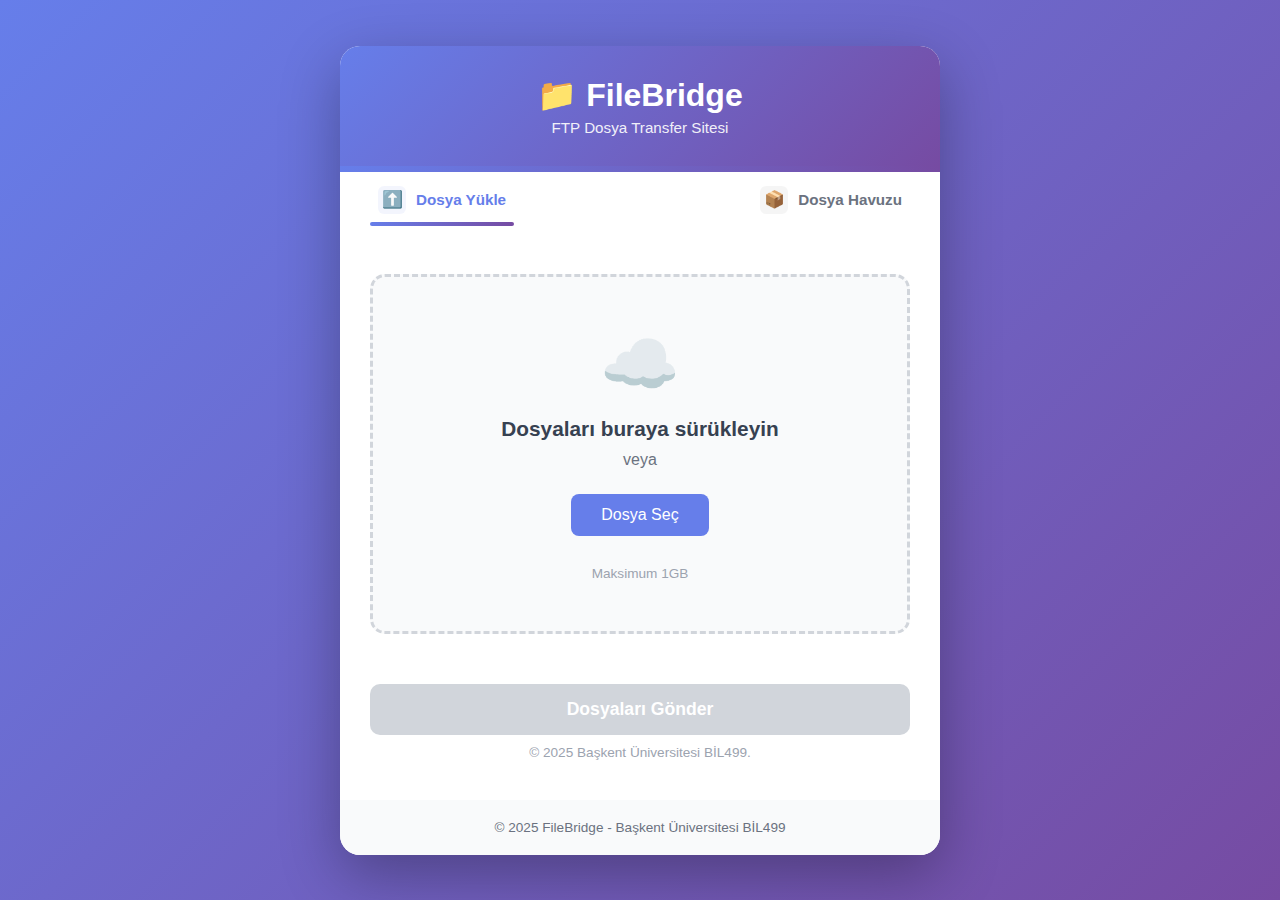
<file: index.html>
<!DOCTYPE html>
<html lang="tr">

<head>
    <meta charset="UTF-8">
    <meta name="viewport" content="width=device-width, initial-scale=1.0">
    <title>FileBridge - Dosya Transfer</title>
    <link rel="stylesheet" href="style.css">
</head>

<body>
    <div class="container">
        <header>
            <h1>📁 FileBridge</h1>
            <p>FTP Dosya Transfer Sitesi</p>
        </header>

        <nav class="page-tabs" aria-label="Sayfa sekmeleri">
            <a class="tab active" aria-current="page">
                <span class="tab-icon">⬆️</span>
                <span class="tab-label">Dosya Yükle</span>
            </a>
            <a class="tab" href="/indexpool.html">
                <span class="tab-icon">📦</span>
                <span class="tab-label">Dosya Havuzu</span>
            </a>
        </nav>

        <main class="upload-section">
            <div class="upload-area" id="uploadArea">
                <div class="upload-icon">☁️</div>
                <h2>Dosyaları buraya sürükleyin</h2>
                <p>veya</p>
                <button class="btn-select" id="btnSelect">Dosya Seç</button>
                <input type="file" id="fileInput" multiple hidden>
                <span class="file-info">Maksimum 1GB</span>
            </div>

            <div class="file-list" id="fileList"></div>

            <button class="btn-upload" id="btnUpload" disabled title="© 2025 Başkent Üniversitesi BİL499.">
                Dosyaları Gönder
            </button>
            <div class="upload-note" id="uploadNote">© 2025 Başkent Üniversitesi BİL499.</div>
        </main>

        <footer>
            <p>© 2025 FileBridge - Başkent Üniversitesi BİL499</p>
        </footer>
    </div>

    <script src="script.js"></script>
</body>

</html>
</file>
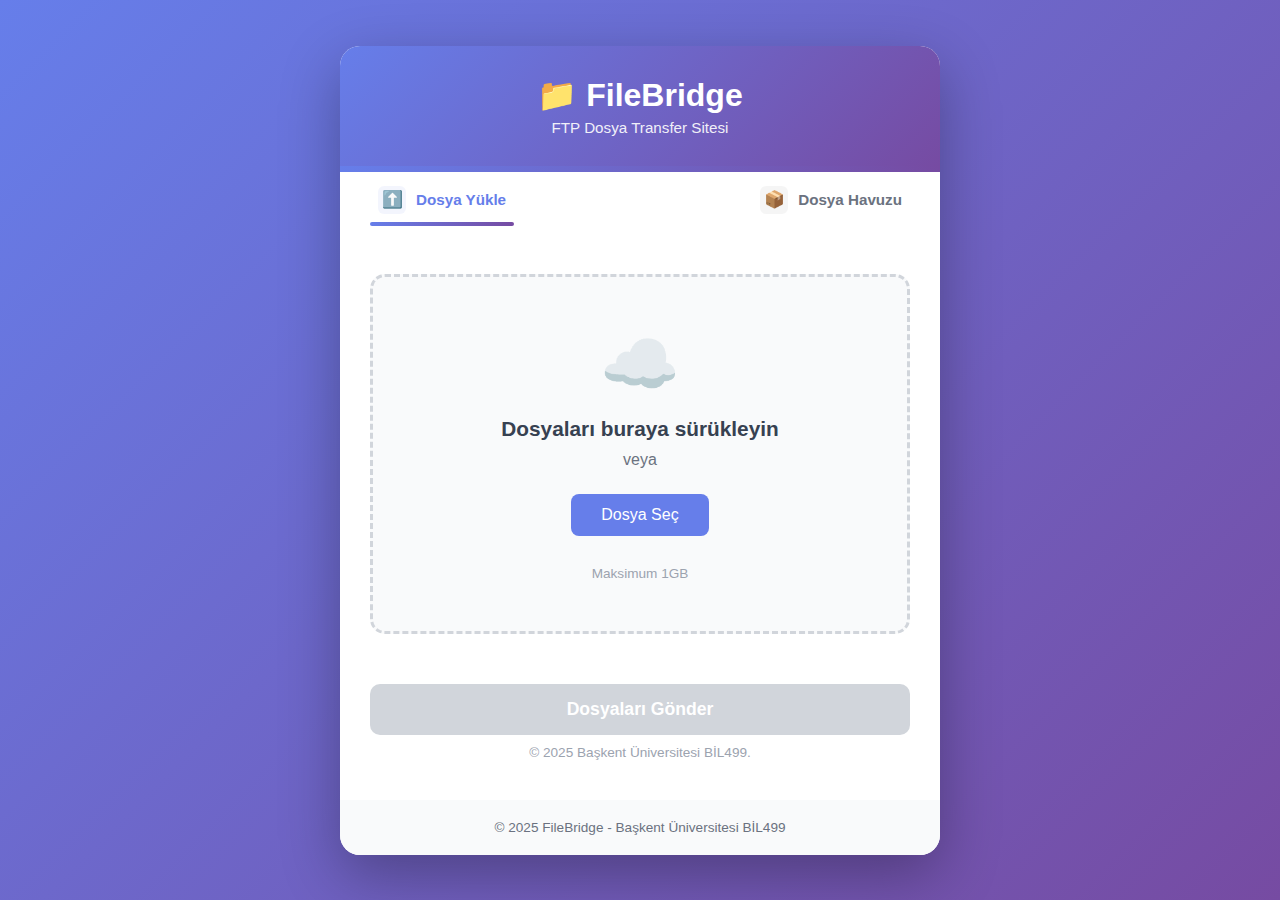
<file: FileBridge/upload/index.html>
<!DOCTYPE html>
<html lang="tr">

<head>
    <meta charset="UTF-8">
    <meta name="viewport" content="width=device-width, initial-scale=1.0">
    <title>FileBridge - Dosya Transfer</title>
    <link rel="stylesheet" href="style.css">
</head>

<body>
    <div class="container">
        <header>
            <h1>📁 FileBridge</h1>
            <p>FTP Dosya Transfer Sitesi</p>
        </header>

        <nav class="page-tabs" aria-label="Sayfa sekmeleri">
            <a class="tab active" aria-current="page">
                <span class="tab-icon">⬆️</span>
                <span class="tab-label">Dosya Yükle</span>
            </a>
            <a class="tab" href="../pool/indexpool.html">
                <span class="tab-icon">📦</span>
                <span class="tab-label">Dosya Havuzu</span>
            </a>
        </nav>

        <main class="upload-section">
            <div class="upload-area" id="uploadArea">
                <div class="upload-icon">☁️</div>
                <h2>Dosyaları buraya sürükleyin</h2>
                <p>veya</p>
                <button class="btn-select" id="btnSelect">Dosya Seç</button>
                <input type="file" id="fileInput" multiple hidden>
                <span class="file-info">Maksimum 1GB</span>
            </div>

            <div class="file-list" id="fileList"></div>

            <button class="btn-upload" id="btnUpload" disabled title="© 2025 Başkent Üniversitesi BİL499.">
                Dosyaları Gönder
            </button>
            <div class="upload-note" id="uploadNote">© 2025 Başkent Üniversitesi BİL499.</div>
        </main>

        <footer>
            <p>© 2025 FileBridge - Başkent Üniversitesi BİL499</p>
        </footer>
    </div>

    <script src="script.js"></script>
</body>

</html>
</file>
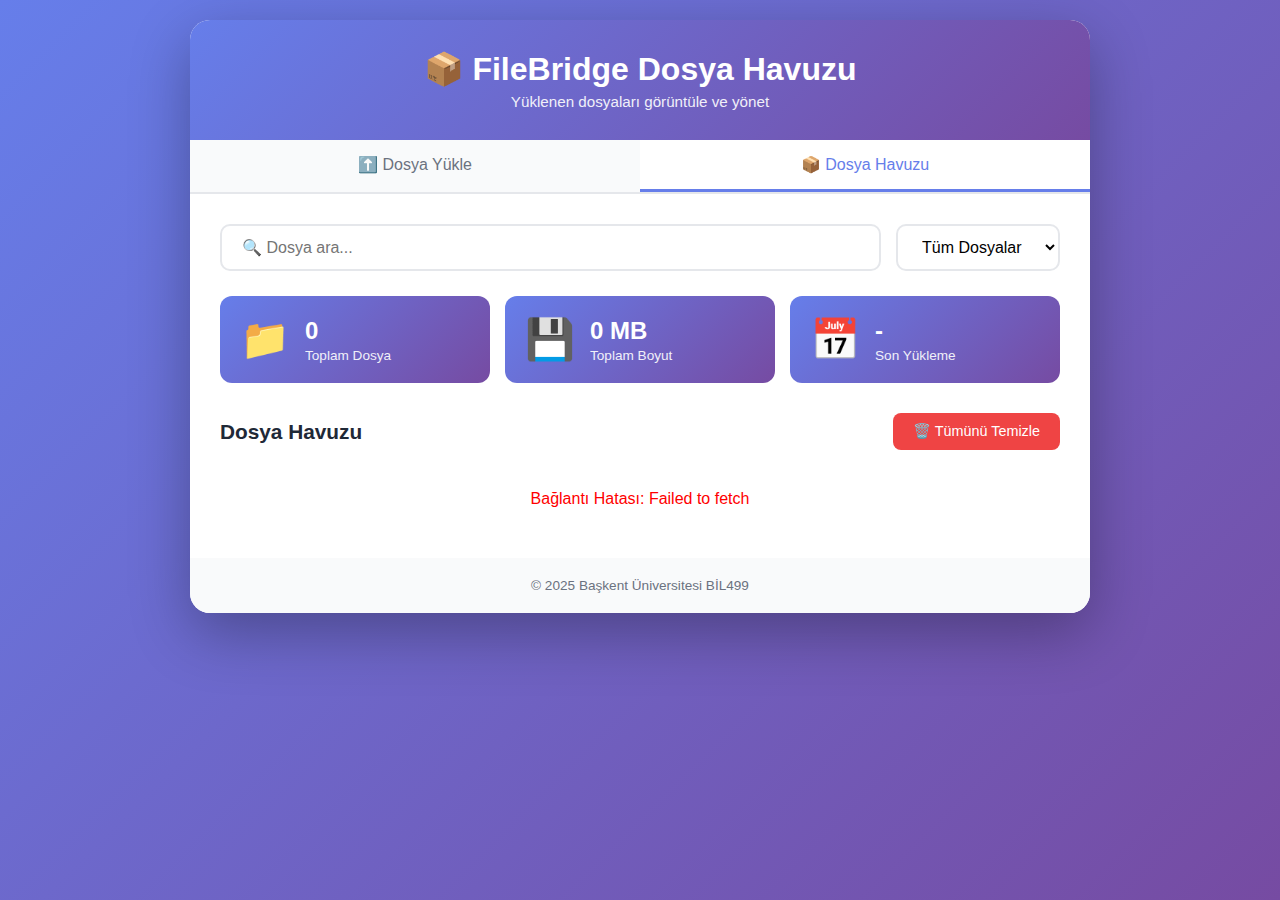
<file: indexpool.html>
<!DOCTYPE html>
<html lang="tr">
<head>
    <meta charset="UTF-8">
    <meta name="viewport" content="width=device-width, initial-scale=1.0">
    <title>FileBridge Pool - Dosya Havuzu</title>
    <link rel="stylesheet" href="stylepool.css">
    <link rel="icon" href="/5z2Bb4sF_400x400.png" type="image/png">
</head>
<body>
    <div class="container">
        <header>
            <h1>📦 FileBridge Dosya Havuzu</h1>
            <p>Yüklenen dosyaları görüntüle ve yönet</p>
        </header>

        <nav class="navigation">
            <a href="/index.html" class="nav-link">
                ⬆️ Dosya Yükle
            </a>
            <a href="indexpool.html" class="nav-link active">
                📦 Dosya Havuzu
            </a>
        </nav>

        <main class="pool-section">
            <!-- Arama ve Filtre -->
            <div class="search-bar">
                <input 
                    type="text" 
                    id="searchInput" 
                    placeholder="🔍 Dosya ara..."
                    class="search-input"
                >
                <select id="filterType" class="filter-select">
                    <option value="all">Tüm Dosyalar</option>
                    <option value="image">Görseller</option>
                    <option value="document">Dökümanlar</option>
                    <option value="video">Videolar</option>
                    <option value="other">Diğer</option>
                </select>
            </div>

            <!-- İstatistikler -->
            <div class="stats">
                <div class="stat-card">
                    <div class="stat-icon">📁</div>
                    <div class="stat-info">
                        <h3 id="totalFiles">0</h3>
                        <p>Toplam Dosya</p>
                    </div>
                </div>
                <div class="stat-card">
                    <div class="stat-icon">💾</div>
                    <div class="stat-info">
                        <h3 id="totalSize">0 MB</h3>
                        <p>Toplam Boyut</p>
                    </div>
                </div>
                <div class="stat-card">
                    <div class="stat-icon">📅</div>
                    <div class="stat-info">
                        <h3 id="latestDate">-</h3>
                        <p>Son Yükleme</p>
                    </div>
                </div>
            </div>

            <!-- Dosya Listesi -->
            <div class="files-header">
                <h2>Dosya Havuzu</h2>
                <button class="btn-clear" id="btnClearAll">
                    🗑️ Tümünü Temizle
                </button>
            </div>

            <div class="files-container" id="filesContainer">
                <!-- Dosyalar JavaScript ile yüklenecek -->
            </div>

            <!-- Boş Durum -->
            <div class="empty-state" id="emptyState">
                <div class="empty-icon">📭</div>
                <h3>Henüz dosya yüklenmemiş</h3>
                <p>Dosya yüklemek için yukarıdaki butonu kullanın</p>
                <a href="/index.html" class="btn-upload-link">Dosya Yükle</a>
            </div>
        </main>

        <footer>
            <p>© 2025 Başkent Üniversitesi BİL499</p>
        </footer>
    </div>

    <script src="scriptpool.js?v=2"></script>
</body>
</html>
</file>
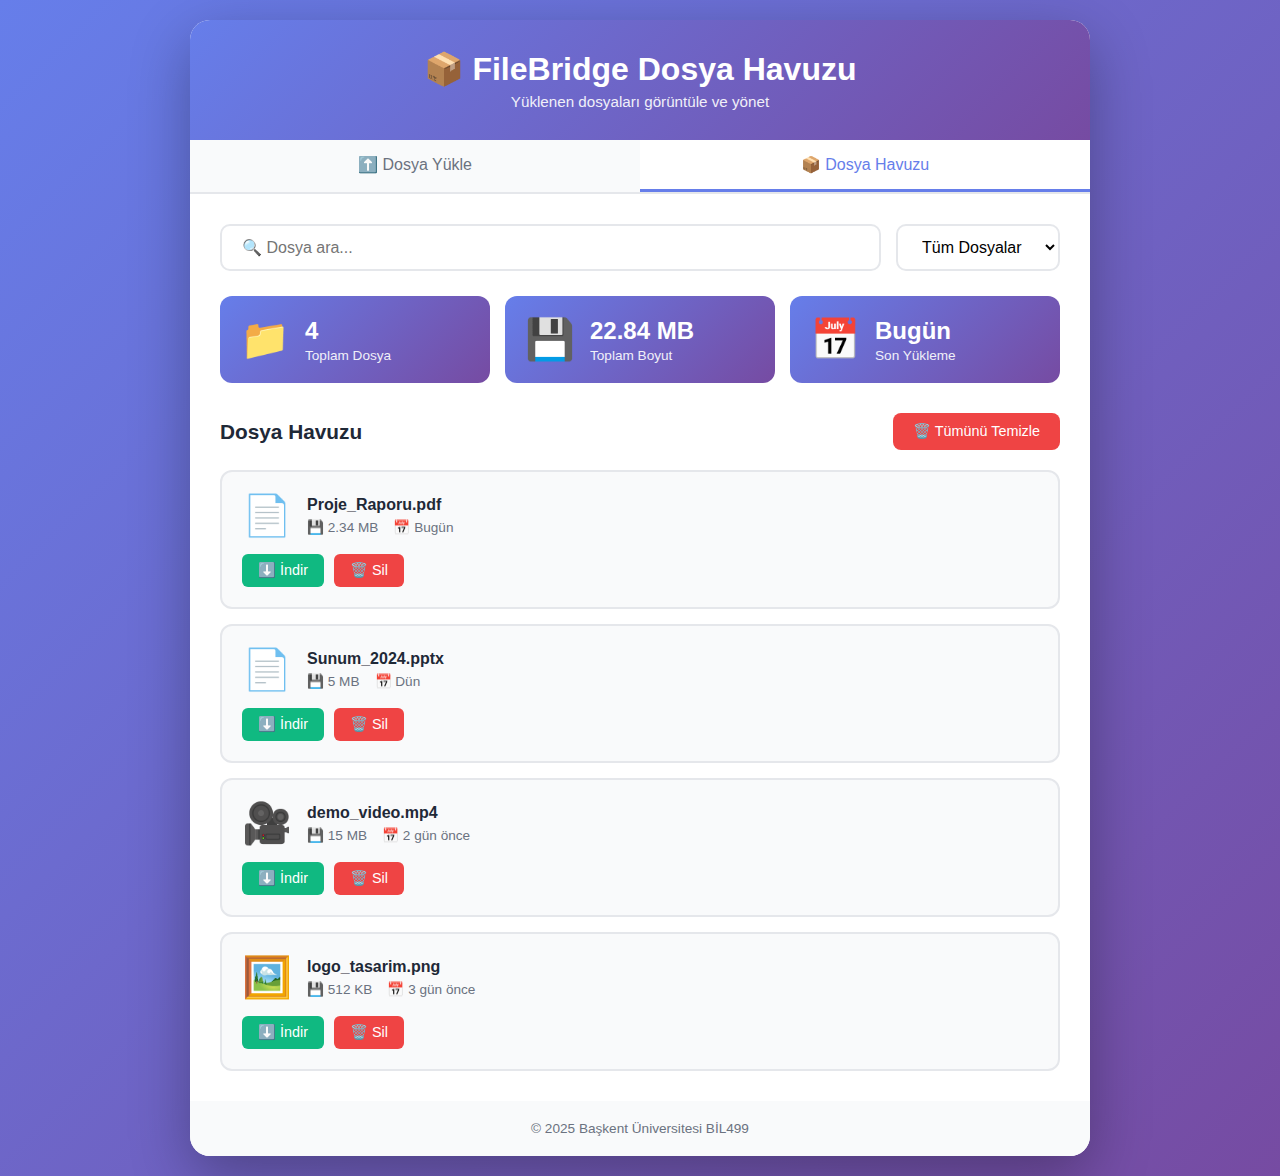
<file: pool/indexpool.html>
<!DOCTYPE html>
<html lang="tr">
<head>
    <meta charset="UTF-8">
    <meta name="viewport" content="width=device-width, initial-scale=1.0">
    <title>FileBridge Pool - Dosya Havuzu</title>
    <link rel="stylesheet" href="stylepool.css">
    <link rel="icon" href="/5z2Bb4sF_400x400.png" type="image/png">
</head>
<body>
    <div class="container">
        <header>
            <h1>📦 FileBridge Dosya Havuzu</h1>
            <p>Yüklenen dosyaları görüntüle ve yönet</p>
        </header>

        <nav class="navigation">
            <a href="/index.html" class="nav-link">
                ⬆️ Dosya Yükle
            </a>
            <a href="indexpool.html" class="nav-link active">
                📦 Dosya Havuzu
            </a>
        </nav>

        <main class="pool-section">
            <!-- Arama ve Filtre -->
            <div class="search-bar">
                <input 
                    type="text" 
                    id="searchInput" 
                    placeholder="🔍 Dosya ara..."
                    class="search-input"
                >
                <select id="filterType" class="filter-select">
                    <option value="all">Tüm Dosyalar</option>
                    <option value="image">Görseller</option>
                    <option value="document">Dökümanlar</option>
                    <option value="video">Videolar</option>
                    <option value="other">Diğer</option>
                </select>
            </div>

            <!-- İstatistikler -->
            <div class="stats">
                <div class="stat-card">
                    <div class="stat-icon">📁</div>
                    <div class="stat-info">
                        <h3 id="totalFiles">0</h3>
                        <p>Toplam Dosya</p>
                    </div>
                </div>
                <div class="stat-card">
                    <div class="stat-icon">💾</div>
                    <div class="stat-info">
                        <h3 id="totalSize">0 MB</h3>
                        <p>Toplam Boyut</p>
                    </div>
                </div>
                <div class="stat-card">
                    <div class="stat-icon">📅</div>
                    <div class="stat-info">
                        <h3 id="latestDate">-</h3>
                        <p>Son Yükleme</p>
                    </div>
                </div>
            </div>

            <!-- Dosya Listesi -->
            <div class="files-header">
                <h2>Dosya Havuzu</h2>
                <button class="btn-clear" id="btnClearAll">
                    🗑️ Tümünü Temizle
                </button>
            </div>

            <div class="files-container" id="filesContainer">
                <!-- Dosyalar JavaScript ile yüklenecek -->
            </div>

            <!-- Boş Durum -->
            <div class="empty-state" id="emptyState">
                <div class="empty-icon">📭</div>
                <h3>Henüz dosya yüklenmemiş</h3>
                <p>Dosya yüklemek için yukarıdaki butonu kullanın</p>
                <a href="/index.html" class="btn-upload-link">Dosya Yükle</a>
            </div>
        </main>

        <footer>
            <p>© 2025 Başkent Üniversitesi BİL499</p>
        </footer>
    </div>

    <script src="scriptpool.js"></script>
</body>
</html>
</file>
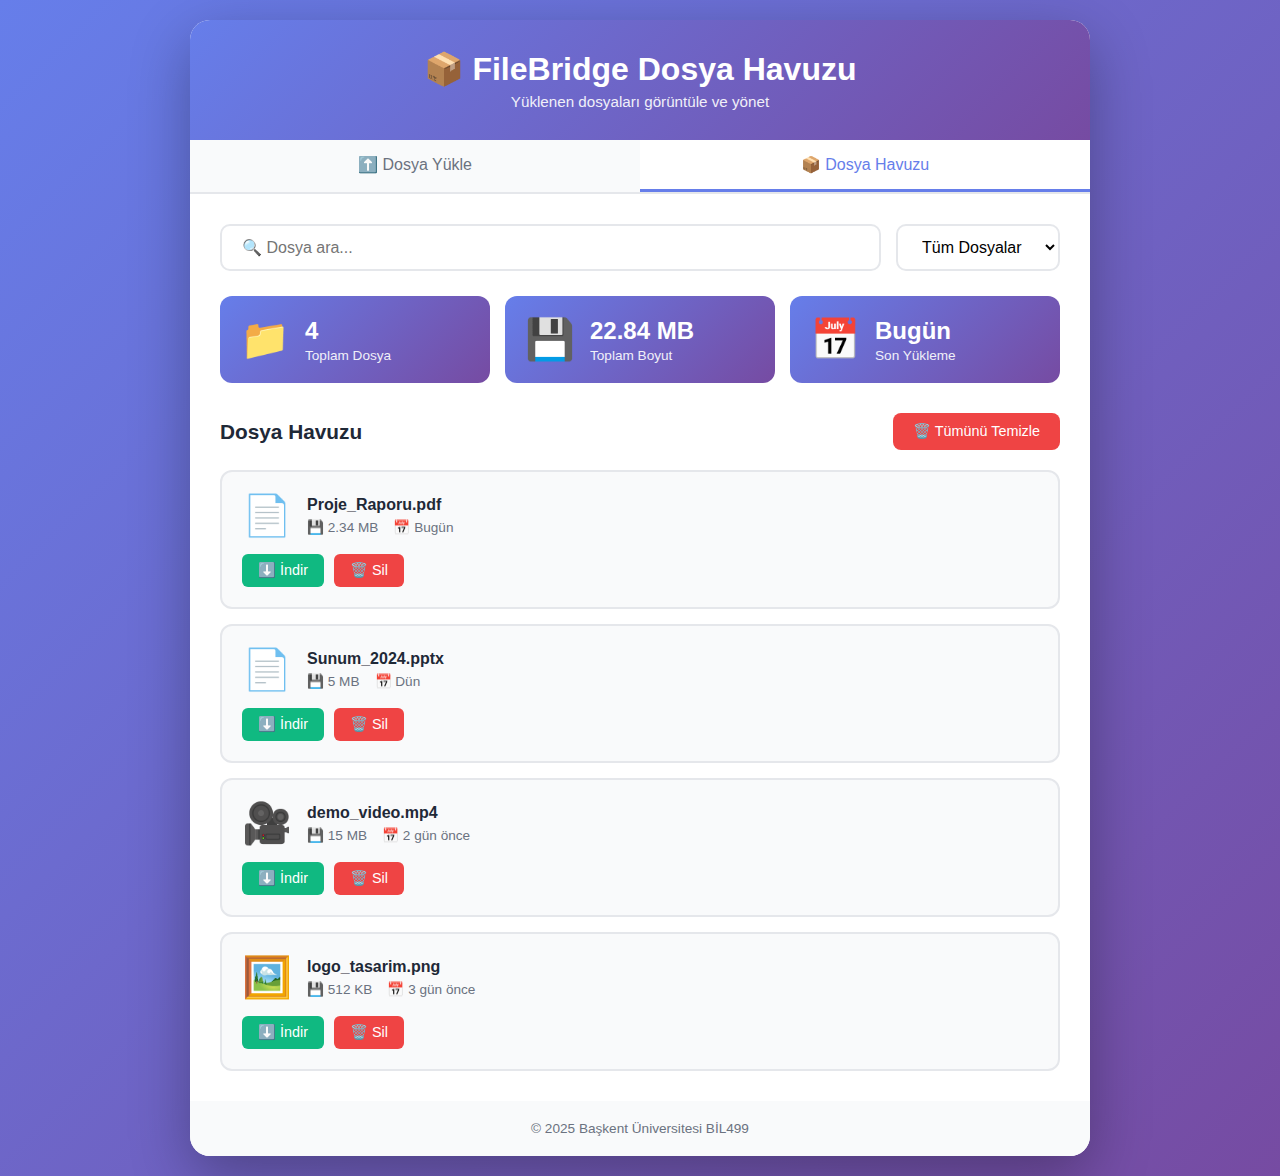
<file: FileBridge/pool/indexpool.html>
<!DOCTYPE html>
<html lang="tr">
<head>
    <meta charset="UTF-8">
    <meta name="viewport" content="width=device-width, initial-scale=1.0">
    <title>FileBridge Pool - Dosya Havuzu</title>
    <link rel="stylesheet" href="stylepool.css">
</head>
<body>
    <div class="container">
        <header>
            <h1>📦 FileBridge Dosya Havuzu</h1>
            <p>Yüklenen dosyaları görüntüle ve yönet</p>
        </header>

        <nav class="navigation">
            <a href="../upload/index.html" class="nav-link">
                ⬆️ Dosya Yükle
            </a>
            <a href="indexpool.html" class="nav-link active">
                📦 Dosya Havuzu
            </a>
        </nav>

        <main class="pool-section">
            <!-- Arama ve Filtre -->
            <div class="search-bar">
                <input 
                    type="text" 
                    id="searchInput" 
                    placeholder="🔍 Dosya ara..."
                    class="search-input"
                >
                <select id="filterType" class="filter-select">
                    <option value="all">Tüm Dosyalar</option>
                    <option value="image">Görseller</option>
                    <option value="document">Dökümanlar</option>
                    <option value="video">Videolar</option>
                    <option value="other">Diğer</option>
                </select>
            </div>

            <!-- İstatistikler -->
            <div class="stats">
                <div class="stat-card">
                    <div class="stat-icon">📁</div>
                    <div class="stat-info">
                        <h3 id="totalFiles">0</h3>
                        <p>Toplam Dosya</p>
                    </div>
                </div>
                <div class="stat-card">
                    <div class="stat-icon">💾</div>
                    <div class="stat-info">
                        <h3 id="totalSize">0 MB</h3>
                        <p>Toplam Boyut</p>
                    </div>
                </div>
                <div class="stat-card">
                    <div class="stat-icon">📅</div>
                    <div class="stat-info">
                        <h3 id="latestDate">-</h3>
                        <p>Son Yükleme</p>
                    </div>
                </div>
            </div>

            <!-- Dosya Listesi -->
            <div class="files-header">
                <h2>Dosya Havuzu</h2>
                <button class="btn-clear" id="btnClearAll">
                    🗑️ Tümünü Temizle
                </button>
            </div>

            <div class="files-container" id="filesContainer">
                <!-- Dosyalar JavaScript ile yüklenecek -->
            </div>

            <!-- Boş Durum -->
            <div class="empty-state" id="emptyState">
                <div class="empty-icon">📭</div>
                <h3>Henüz dosya yüklenmemiş</h3>
                <p>Dosya yüklemek için yukarıdaki butonu kullanın</p>
                <a href="../upload/index.html" class="btn-upload-link">Dosya Yükle</a>
            </div>
        </main>

        <footer>
            <p>© 2025 Başkent Üniversitesi BİL499</p>
        </footer>
    </div>

    <script src="scriptpool.js"></script>
</body>
</html>
</file>
<file: style.css>
* {
    margin: 0;
    padding: 0;
    box-sizing: border-box;
}

body {
    font-family: 'Segoe UI', Tahoma, Geneva, Verdana, sans-serif;
    background: linear-gradient(135deg, #667eea 0%, #764ba2 100%);
    min-height: 100vh;
    display: flex;
    justify-content: center;
    align-items: center;
    padding: 20px;
}

.container {
    width: 100%;
    max-width: 600px;
    background: white;
    border-radius: 20px;
    box-shadow: 0 20px 60px rgba(0, 0, 0, 0.3);
    overflow: hidden;
}

header {
    background: linear-gradient(135deg, #667eea 0%, #764ba2 100%);
    color: white;
    padding: 30px;
    text-align: center;
}

header h1 {
    font-size: 2rem;
    margin-bottom: 5px;
}

header p {
    font-size: 0.95rem;
    opacity: 0.9;
}

/* Page tabs (Dosya Yükle / Dosya Havuzu) - keep the site's rounded, soft look */
.page-tabs {
    position: relative;
    display: flex;
    align-items: center;
    justify-content: space-between; /* left tab left, right tab right */
    padding: 8px 18px;
    background: #ffffff;
}

/* purple top stripe like the reference */
.page-tabs::before {
    content: '';
    position: absolute;
    left: 0;
    right: 0;
    top: 0;
    height: 6px;
    background: linear-gradient(90deg, #667eea 0%, #764ba2 100%);
}

.tab {
    position: relative;
    display: inline-flex;
    align-items: center;
    gap: 10px;
    padding: 12px 20px;
    border-radius: 8px;
    text-decoration: none;
    color: #6b7280;
    background: transparent;
    transition: background 0.18s ease, color 0.18s ease;
    font-weight: 700;
}

.tab:hover {
    color: #374151;
    background: rgba(102,126,234,0.04);
}

/* Active tab: purple text and an underline bar */
.tab.active {
    color: #667eea;
}

.tab.active::after {
    content: '';
    position: absolute;
    left: 12px;
    right: 12px;
    bottom: 0;
    height: 4px;
    border-radius: 4px;
    background: linear-gradient(90deg, #667eea 0%, #764ba2 100%);
}

.tab-icon {
    font-size: 1.05rem;
    display: inline-flex;
    align-items: center;
    justify-content: center;
    width: 28px;
    height: 28px;
    border-radius: 6px;
    background: rgba(102,126,234,0.08);
    color: #667eea;
}

.tab:not(.active) .tab-icon {
    background: rgba(0,0,0,0.04);
    color: #6b7280;
}

.tab-label {
    font-size: 0.95rem;
}

/* per-file select uyumu */
.file-type-select {
    padding: 8px 10px;
    border-radius: 8px;
    border: 1px solid #e5e7eb;
    background: #fff;
    font-weight: 600;
    color: #374151;
}

.file-type-select:focus {
    outline: none;
    box-shadow: 0 6px 18px rgba(102,126,234,0.08);
    border-color: rgba(102,126,234,0.16);
}

main {
    padding: 40px 30px;
}

.upload-area {
    border: 3px dashed #d1d5db;
    border-radius: 15px;
    padding: 50px 20px;
    text-align: center;
    transition: all 0.3s ease;
    cursor: pointer;
    background: #f9fafb;
}

.upload-area:hover {
    border-color: #667eea;
    background: #f3f4ff;
}

.upload-area.drag-over {
    border-color: #667eea;
    background: #e0e7ff;
    transform: scale(1.02);
}

.upload-icon {
    font-size: 4rem;
    margin-bottom: 15px;
}

.upload-area h2 {
    font-size: 1.3rem;
    color: #374151;
    margin-bottom: 10px;
}

.upload-area p {
    color: #6b7280;
    margin: 10px 0;
}

.btn-select {
    background: #667eea;
    color: white;
    border: none;
    padding: 12px 30px;
    border-radius: 8px;
    font-size: 1rem;
    cursor: pointer;
    transition: all 0.3s ease;
    margin: 15px 0;
}

.btn-select:hover {
    background: #5568d3;
    transform: translateY(-2px);
    box-shadow: 0 5px 15px rgba(102, 126, 234, 0.4);
}

.file-info {
    display: block;
    margin-top: 15px;
    font-size: 0.85rem;
    color: #9ca3af;
}

.file-list {
    margin: 25px 0;
    max-height: 250px;
    overflow-y: auto;
}

.file-item {
    display: flex;
    align-items: center;
    justify-content: space-between;
    background: #f3f4f6;
    padding: 15px;
    border-radius: 10px;
    margin-bottom: 10px;
    transition: all 0.3s ease;
}

.file-item:hover {
    background: #e5e7eb;
}

.file-item-info {
    display: flex;
    align-items: center;
    gap: 12px;
    flex: 1;
}

.file-item-icon {
    font-size: 1.5rem;
}

.file-item-details h4 {
    font-size: 0.95rem;
    color: #1f2937;
    margin-bottom: 3px;
}

.file-item-details p {
    font-size: 0.8rem;
    color: #6b7280;
}

.file-item-remove {
    background: #ef4444;
    color: white;
    border: none;
    width: 30px;
    height: 30px;
    border-radius: 50%;
    cursor: pointer;
    font-size: 1.2rem;
    transition: all 0.3s ease;
}

.file-item-remove:hover {
    background: #dc2626;
    transform: scale(1.1);
}

.btn-upload {
    width: 100%;
    background: #10b981;
    color: white;
    border: none;
    padding: 15px;
    border-radius: 10px;
    font-size: 1.1rem;
    font-weight: 600;
    cursor: pointer;
    transition: all 0.3s ease;
}

.btn-upload:hover:not(:disabled) {
    background: #059669;
    transform: translateY(-2px);
    box-shadow: 0 5px 15px rgba(16, 185, 129, 0.4);
}

.btn-upload:disabled {
    background: #d1d5db;
    cursor: not-allowed;
}

.progress-bar {
    width: 100%;
    height: 8px;
    background: #e5e7eb;
    border-radius: 10px;
    overflow: hidden;
    margin-top: 10px;
}

.progress-fill {
    height: 100%;
    background: linear-gradient(90deg, #667eea 0%, #764ba2 100%);
    width: 0%;
    transition: width 0.3s ease;
}

footer {
    background: #f9fafb;
    text-align: center;
    padding: 20px;
    color: #6b7280;
    font-size: 0.85rem;
}

.upload-note {
    margin-top: 10px;
    font-size: 0.85rem;
    color: #9ca3af;
    text-align: center;
}
</file>
<file: FileBridge/upload/style.css>
* {
    margin: 0;
    padding: 0;
    box-sizing: border-box;
}

body {
    font-family: 'Segoe UI', Tahoma, Geneva, Verdana, sans-serif;
    background: linear-gradient(135deg, #667eea 0%, #764ba2 100%);
    min-height: 100vh;
    display: flex;
    justify-content: center;
    align-items: center;
    padding: 20px;
}

.container {
    width: 100%;
    max-width: 600px;
    background: white;
    border-radius: 20px;
    box-shadow: 0 20px 60px rgba(0, 0, 0, 0.3);
    overflow: hidden;
}

header {
    background: linear-gradient(135deg, #667eea 0%, #764ba2 100%);
    color: white;
    padding: 30px;
    text-align: center;
}

header h1 {
    font-size: 2rem;
    margin-bottom: 5px;
}

header p {
    font-size: 0.95rem;
    opacity: 0.9;
}

/* Page tabs (Dosya Yükle / Dosya Havuzu) - keep the site's rounded, soft look */
.page-tabs {
    position: relative;
    display: flex;
    align-items: center;
    justify-content: space-between; /* left tab left, right tab right */
    padding: 8px 18px;
    background: #ffffff;
}

/* purple top stripe like the reference */
.page-tabs::before {
    content: '';
    position: absolute;
    left: 0;
    right: 0;
    top: 0;
    height: 6px;
    background: linear-gradient(90deg, #667eea 0%, #764ba2 100%);
}

.tab {
    position: relative;
    display: inline-flex;
    align-items: center;
    gap: 10px;
    padding: 12px 20px;
    border-radius: 8px;
    text-decoration: none;
    color: #6b7280;
    background: transparent;
    transition: background 0.18s ease, color 0.18s ease;
    font-weight: 700;
}

.tab:hover {
    color: #374151;
    background: rgba(102,126,234,0.04);
}

/* Active tab: purple text and an underline bar */
.tab.active {
    color: #667eea;
}

.tab.active::after {
    content: '';
    position: absolute;
    left: 12px;
    right: 12px;
    bottom: 0;
    height: 4px;
    border-radius: 4px;
    background: linear-gradient(90deg, #667eea 0%, #764ba2 100%);
}

.tab-icon {
    font-size: 1.05rem;
    display: inline-flex;
    align-items: center;
    justify-content: center;
    width: 28px;
    height: 28px;
    border-radius: 6px;
    background: rgba(102,126,234,0.08);
    color: #667eea;
}

.tab:not(.active) .tab-icon {
    background: rgba(0,0,0,0.04);
    color: #6b7280;
}

.tab-label {
    font-size: 0.95rem;
}

/* per-file select uyumu */
.file-type-select {
    padding: 8px 10px;
    border-radius: 8px;
    border: 1px solid #e5e7eb;
    background: #fff;
    font-weight: 600;
    color: #374151;
}

.file-type-select:focus {
    outline: none;
    box-shadow: 0 6px 18px rgba(102,126,234,0.08);
    border-color: rgba(102,126,234,0.16);
}

main {
    padding: 40px 30px;
}

.upload-area {
    border: 3px dashed #d1d5db;
    border-radius: 15px;
    padding: 50px 20px;
    text-align: center;
    transition: all 0.3s ease;
    cursor: pointer;
    background: #f9fafb;
}

.upload-area:hover {
    border-color: #667eea;
    background: #f3f4ff;
}

.upload-area.drag-over {
    border-color: #667eea;
    background: #e0e7ff;
    transform: scale(1.02);
}

.upload-icon {
    font-size: 4rem;
    margin-bottom: 15px;
}

.upload-area h2 {
    font-size: 1.3rem;
    color: #374151;
    margin-bottom: 10px;
}

.upload-area p {
    color: #6b7280;
    margin: 10px 0;
}

.btn-select {
    background: #667eea;
    color: white;
    border: none;
    padding: 12px 30px;
    border-radius: 8px;
    font-size: 1rem;
    cursor: pointer;
    transition: all 0.3s ease;
    margin: 15px 0;
}

.btn-select:hover {
    background: #5568d3;
    transform: translateY(-2px);
    box-shadow: 0 5px 15px rgba(102, 126, 234, 0.4);
}

.file-info {
    display: block;
    margin-top: 15px;
    font-size: 0.85rem;
    color: #9ca3af;
}

.file-list {
    margin: 25px 0;
    max-height: 250px;
    overflow-y: auto;
}

.file-item {
    display: flex;
    align-items: center;
    justify-content: space-between;
    background: #f3f4f6;
    padding: 15px;
    border-radius: 10px;
    margin-bottom: 10px;
    transition: all 0.3s ease;
}

.file-item:hover {
    background: #e5e7eb;
}

.file-item-info {
    display: flex;
    align-items: center;
    gap: 12px;
    flex: 1;
}

.file-item-icon {
    font-size: 1.5rem;
}

.file-item-details h4 {
    font-size: 0.95rem;
    color: #1f2937;
    margin-bottom: 3px;
}

.file-item-details p {
    font-size: 0.8rem;
    color: #6b7280;
}

.file-item-remove {
    background: #ef4444;
    color: white;
    border: none;
    width: 30px;
    height: 30px;
    border-radius: 50%;
    cursor: pointer;
    font-size: 1.2rem;
    transition: all 0.3s ease;
}

.file-item-remove:hover {
    background: #dc2626;
    transform: scale(1.1);
}

.btn-upload {
    width: 100%;
    background: #10b981;
    color: white;
    border: none;
    padding: 15px;
    border-radius: 10px;
    font-size: 1.1rem;
    font-weight: 600;
    cursor: pointer;
    transition: all 0.3s ease;
}

.btn-upload:hover:not(:disabled) {
    background: #059669;
    transform: translateY(-2px);
    box-shadow: 0 5px 15px rgba(16, 185, 129, 0.4);
}

.btn-upload:disabled {
    background: #d1d5db;
    cursor: not-allowed;
}

.progress-bar {
    width: 100%;
    height: 8px;
    background: #e5e7eb;
    border-radius: 10px;
    overflow: hidden;
    margin-top: 10px;
}

.progress-fill {
    height: 100%;
    background: linear-gradient(90deg, #667eea 0%, #764ba2 100%);
    width: 0%;
    transition: width 0.3s ease;
}

footer {
    background: #f9fafb;
    text-align: center;
    padding: 20px;
    color: #6b7280;
    font-size: 0.85rem;
}

.upload-note {
    margin-top: 10px;
    font-size: 0.85rem;
    color: #9ca3af;
    text-align: center;
}
</file>
<file: stylepool.css>
* {
    margin: 0;
    padding: 0;
    box-sizing: border-box;
}

body {
    font-family: 'Segoe UI', Tahoma, Geneva, Verdana, sans-serif;
    background: linear-gradient(135deg, #667eea 0%, #764ba2 100%);
    min-height: 100vh;
    padding: 20px;
}

.container {
    width: 100%;
    max-width: 900px;
    margin: 0 auto;
    background: white;
    border-radius: 20px;
    box-shadow: 0 20px 60px rgba(0, 0, 0, 0.3);
    overflow: hidden;
}

header {
    background: linear-gradient(135deg, #667eea 0%, #764ba2 100%);
    color: white;
    padding: 30px;
    text-align: center;
}

header h1 {
    font-size: 2rem;
    margin-bottom: 5px;
}

header p {
    font-size: 0.95rem;
    opacity: 0.9;
}

/* Navigation */
.navigation {
    display: flex;
    background: #f9fafb;
    border-bottom: 2px solid #e5e7eb;
}

.nav-link {
    flex: 1;
    padding: 15px 20px;
    text-align: center;
    text-decoration: none;
    color: #6b7280;
    font-weight: 500;
    transition: all 0.3s ease;
    border-bottom: 3px solid transparent;
}

.nav-link:hover {
    background: #f3f4f6;
    color: #667eea;
}

.nav-link.active {
    color: #667eea;
    background: white;
    border-bottom-color: #667eea;
}

main {
    padding: 30px;
}

/* Search Bar */
.search-bar {
    display: flex;
    gap: 15px;
    margin-bottom: 25px;
}

.search-input {
    flex: 1;
    padding: 12px 20px;
    border: 2px solid #e5e7eb;
    border-radius: 10px;
    font-size: 1rem;
    transition: all 0.3s ease;
}

.search-input:focus {
    outline: none;
    border-color: #667eea;
    box-shadow: 0 0 0 3px rgba(102, 126, 234, 0.1);
}

.filter-select {
    padding: 12px 20px;
    border: 2px solid #e5e7eb;
    border-radius: 10px;
    font-size: 1rem;
    background: white;
    cursor: pointer;
    transition: all 0.3s ease;
}

.filter-select:focus {
    outline: none;
    border-color: #667eea;
}

/* Stats */
.stats {
    display: grid;
    grid-template-columns: repeat(auto-fit, minmax(200px, 1fr));
    gap: 15px;
    margin-bottom: 30px;
}

.stat-card {
    background: linear-gradient(135deg, #667eea 0%, #764ba2 100%);
    padding: 20px;
    border-radius: 12px;
    display: flex;
    align-items: center;
    gap: 15px;
    color: white;
}

.stat-icon {
    font-size: 2.5rem;
}

.stat-info h3 {
    font-size: 1.5rem;
    margin-bottom: 3px;
}

.stat-info p {
    font-size: 0.85rem;
    opacity: 0.9;
}

/* Files Header */
.files-header {
    display: flex;
    justify-content: space-between;
    align-items: center;
    margin-bottom: 20px;
}

.files-header h2 {
    color: #1f2937;
    font-size: 1.3rem;
}

.btn-clear {
    background: #ef4444;
    color: white;
    border: none;
    padding: 10px 20px;
    border-radius: 8px;
    font-size: 0.9rem;
    cursor: pointer;
    transition: all 0.3s ease;
}

.btn-clear:hover {
    background: #dc2626;
    transform: translateY(-2px);
    box-shadow: 0 5px 15px rgba(239, 68, 68, 0.4);
}

/* Files Container */
.files-container {
    display: grid;
    gap: 15px;
}

.file-card {
    background: #f9fafb;
    border: 2px solid #e5e7eb;
    border-radius: 12px;
    padding: 20px;
    transition: all 0.3s ease;
}

.file-card:hover {
    border-color: #667eea;
    box-shadow: 0 5px 15px rgba(102, 126, 234, 0.1);
    transform: translateY(-2px);
}

.file-card-header {
    display: flex;
    align-items: center;
    gap: 15px;
    margin-bottom: 15px;
}

.file-type-icon {
    font-size: 2.5rem;
}

.file-card-info {
    flex: 1;
}

.file-card-info h3 {
    color: #1f2937;
    font-size: 1rem;
    margin-bottom: 5px;
    word-break: break-all;
}

.file-card-meta {
    display: flex;
    gap: 15px;
    font-size: 0.85rem;
    color: #6b7280;
}

.file-card-actions {
    display: flex;
    gap: 10px;
}

.btn-action {
    padding: 8px 16px;
    border: none;
    border-radius: 6px;
    font-size: 0.9rem;
    cursor: pointer;
    transition: all 0.3s ease;
    display: flex;
    align-items: center;
    gap: 5px;
}

.btn-download {
    background: #10b981;
    color: white;
}

.btn-download:hover {
    background: #059669;
    transform: translateY(-2px);
}

.btn-delete {
    background: #ef4444;
    color: white;
}

.btn-delete:hover {
    background: #dc2626;
    transform: translateY(-2px);
}

/* Empty State */
.empty-state {
    text-align: center;
    padding: 60px 20px;
    display: none;
}

.empty-state.show {
    display: block;
}

.empty-icon {
    font-size: 5rem;
    margin-bottom: 20px;
}

.empty-state h3 {
    color: #1f2937;
    font-size: 1.5rem;
    margin-bottom: 10px;
}

.empty-state p {
    color: #6b7280;
    margin-bottom: 25px;
}

.btn-upload-link {
    display: inline-block;
    background: #667eea;
    color: white;
    padding: 12px 30px;
    border-radius: 8px;
    text-decoration: none;
    transition: all 0.3s ease;
}

.btn-upload-link:hover {
    background: #5568d3;
    transform: translateY(-2px);
    box-shadow: 0 5px 15px rgba(102, 126, 234, 0.4);
}

footer {
    background: #f9fafb;
    text-align: center;
    padding: 20px;
    color: #6b7280;
    font-size: 0.85rem;
}

/* Responsive Design */
@media (max-width: 768px) {
    .container {
        border-radius: 0;
    }
    
    header h1 {
        font-size: 1.5rem;
    }
    
    main {
        padding: 20px;
    }
    
    .search-bar {
        flex-direction: column;
    }
    
    .stats {
        grid-template-columns: 1fr;
    }
    
    .files-header {
        flex-direction: column;
        gap: 15px;
        align-items: flex-start;
    }
    
    .btn-clear {
        width: 100%;
    }
    
    .file-card-header {
        flex-direction: column;
        align-items: flex-start;
    }
    
    .file-card-actions {
        width: 100%;
        flex-direction: column;
    }
    
    .btn-action {
        width: 100%;
        justify-content: center;
    }
}
</file>
<file: pool/stylepool.css>
* {
    margin: 0;
    padding: 0;
    box-sizing: border-box;
}

body {
    font-family: 'Segoe UI', Tahoma, Geneva, Verdana, sans-serif;
    background: linear-gradient(135deg, #667eea 0%, #764ba2 100%);
    min-height: 100vh;
    padding: 20px;
}

.container {
    width: 100%;
    max-width: 900px;
    margin: 0 auto;
    background: white;
    border-radius: 20px;
    box-shadow: 0 20px 60px rgba(0, 0, 0, 0.3);
    overflow: hidden;
}

header {
    background: linear-gradient(135deg, #667eea 0%, #764ba2 100%);
    color: white;
    padding: 30px;
    text-align: center;
}

header h1 {
    font-size: 2rem;
    margin-bottom: 5px;
}

header p {
    font-size: 0.95rem;
    opacity: 0.9;
}

/* Navigation */
.navigation {
    display: flex;
    background: #f9fafb;
    border-bottom: 2px solid #e5e7eb;
}

.nav-link {
    flex: 1;
    padding: 15px 20px;
    text-align: center;
    text-decoration: none;
    color: #6b7280;
    font-weight: 500;
    transition: all 0.3s ease;
    border-bottom: 3px solid transparent;
}

.nav-link:hover {
    background: #f3f4f6;
    color: #667eea;
}

.nav-link.active {
    color: #667eea;
    background: white;
    border-bottom-color: #667eea;
}

main {
    padding: 30px;
}

/* Search Bar */
.search-bar {
    display: flex;
    gap: 15px;
    margin-bottom: 25px;
}

.search-input {
    flex: 1;
    padding: 12px 20px;
    border: 2px solid #e5e7eb;
    border-radius: 10px;
    font-size: 1rem;
    transition: all 0.3s ease;
}

.search-input:focus {
    outline: none;
    border-color: #667eea;
    box-shadow: 0 0 0 3px rgba(102, 126, 234, 0.1);
}

.filter-select {
    padding: 12px 20px;
    border: 2px solid #e5e7eb;
    border-radius: 10px;
    font-size: 1rem;
    background: white;
    cursor: pointer;
    transition: all 0.3s ease;
}

.filter-select:focus {
    outline: none;
    border-color: #667eea;
}

/* Stats */
.stats {
    display: grid;
    grid-template-columns: repeat(auto-fit, minmax(200px, 1fr));
    gap: 15px;
    margin-bottom: 30px;
}

.stat-card {
    background: linear-gradient(135deg, #667eea 0%, #764ba2 100%);
    padding: 20px;
    border-radius: 12px;
    display: flex;
    align-items: center;
    gap: 15px;
    color: white;
}

.stat-icon {
    font-size: 2.5rem;
}

.stat-info h3 {
    font-size: 1.5rem;
    margin-bottom: 3px;
}

.stat-info p {
    font-size: 0.85rem;
    opacity: 0.9;
}

/* Files Header */
.files-header {
    display: flex;
    justify-content: space-between;
    align-items: center;
    margin-bottom: 20px;
}

.files-header h2 {
    color: #1f2937;
    font-size: 1.3rem;
}

.btn-clear {
    background: #ef4444;
    color: white;
    border: none;
    padding: 10px 20px;
    border-radius: 8px;
    font-size: 0.9rem;
    cursor: pointer;
    transition: all 0.3s ease;
}

.btn-clear:hover {
    background: #dc2626;
    transform: translateY(-2px);
    box-shadow: 0 5px 15px rgba(239, 68, 68, 0.4);
}

/* Files Container */
.files-container {
    display: grid;
    gap: 15px;
}

.file-card {
    background: #f9fafb;
    border: 2px solid #e5e7eb;
    border-radius: 12px;
    padding: 20px;
    transition: all 0.3s ease;
}

.file-card:hover {
    border-color: #667eea;
    box-shadow: 0 5px 15px rgba(102, 126, 234, 0.1);
    transform: translateY(-2px);
}

.file-card-header {
    display: flex;
    align-items: center;
    gap: 15px;
    margin-bottom: 15px;
}

.file-type-icon {
    font-size: 2.5rem;
}

.file-card-info {
    flex: 1;
}

.file-card-info h3 {
    color: #1f2937;
    font-size: 1rem;
    margin-bottom: 5px;
    word-break: break-all;
}

.file-card-meta {
    display: flex;
    gap: 15px;
    font-size: 0.85rem;
    color: #6b7280;
}

.file-card-actions {
    display: flex;
    gap: 10px;
}

.btn-action {
    padding: 8px 16px;
    border: none;
    border-radius: 6px;
    font-size: 0.9rem;
    cursor: pointer;
    transition: all 0.3s ease;
    display: flex;
    align-items: center;
    gap: 5px;
}

.btn-download {
    background: #10b981;
    color: white;
}

.btn-download:hover {
    background: #059669;
    transform: translateY(-2px);
}

.btn-delete {
    background: #ef4444;
    color: white;
}

.btn-delete:hover {
    background: #dc2626;
    transform: translateY(-2px);
}

/* Empty State */
.empty-state {
    text-align: center;
    padding: 60px 20px;
    display: none;
}

.empty-state.show {
    display: block;
}

.empty-icon {
    font-size: 5rem;
    margin-bottom: 20px;
}

.empty-state h3 {
    color: #1f2937;
    font-size: 1.5rem;
    margin-bottom: 10px;
}

.empty-state p {
    color: #6b7280;
    margin-bottom: 25px;
}

.btn-upload-link {
    display: inline-block;
    background: #667eea;
    color: white;
    padding: 12px 30px;
    border-radius: 8px;
    text-decoration: none;
    transition: all 0.3s ease;
}

.btn-upload-link:hover {
    background: #5568d3;
    transform: translateY(-2px);
    box-shadow: 0 5px 15px rgba(102, 126, 234, 0.4);
}

footer {
    background: #f9fafb;
    text-align: center;
    padding: 20px;
    color: #6b7280;
    font-size: 0.85rem;
}

/* Responsive Design */
@media (max-width: 768px) {
    .container {
        border-radius: 0;
    }
    
    header h1 {
        font-size: 1.5rem;
    }
    
    main {
        padding: 20px;
    }
    
    .search-bar {
        flex-direction: column;
    }
    
    .stats {
        grid-template-columns: 1fr;
    }
    
    .files-header {
        flex-direction: column;
        gap: 15px;
        align-items: flex-start;
    }
    
    .btn-clear {
        width: 100%;
    }
    
    .file-card-header {
        flex-direction: column;
        align-items: flex-start;
    }
    
    .file-card-actions {
        width: 100%;
        flex-direction: column;
    }
    
    .btn-action {
        width: 100%;
        justify-content: center;
    }
}
</file>
<file: FileBridge/pool/stylepool.css>
* {
    margin: 0;
    padding: 0;
    box-sizing: border-box;
}

body {
    font-family: 'Segoe UI', Tahoma, Geneva, Verdana, sans-serif;
    background: linear-gradient(135deg, #667eea 0%, #764ba2 100%);
    min-height: 100vh;
    padding: 20px;
}

.container {
    width: 100%;
    max-width: 900px;
    margin: 0 auto;
    background: white;
    border-radius: 20px;
    box-shadow: 0 20px 60px rgba(0, 0, 0, 0.3);
    overflow: hidden;
}

header {
    background: linear-gradient(135deg, #667eea 0%, #764ba2 100%);
    color: white;
    padding: 30px;
    text-align: center;
}

header h1 {
    font-size: 2rem;
    margin-bottom: 5px;
}

header p {
    font-size: 0.95rem;
    opacity: 0.9;
}

/* Navigation */
.navigation {
    display: flex;
    background: #f9fafb;
    border-bottom: 2px solid #e5e7eb;
}

.nav-link {
    flex: 1;
    padding: 15px 20px;
    text-align: center;
    text-decoration: none;
    color: #6b7280;
    font-weight: 500;
    transition: all 0.3s ease;
    border-bottom: 3px solid transparent;
}

.nav-link:hover {
    background: #f3f4f6;
    color: #667eea;
}

.nav-link.active {
    color: #667eea;
    background: white;
    border-bottom-color: #667eea;
}

main {
    padding: 30px;
}

/* Search Bar */
.search-bar {
    display: flex;
    gap: 15px;
    margin-bottom: 25px;
}

.search-input {
    flex: 1;
    padding: 12px 20px;
    border: 2px solid #e5e7eb;
    border-radius: 10px;
    font-size: 1rem;
    transition: all 0.3s ease;
}

.search-input:focus {
    outline: none;
    border-color: #667eea;
    box-shadow: 0 0 0 3px rgba(102, 126, 234, 0.1);
}

.filter-select {
    padding: 12px 20px;
    border: 2px solid #e5e7eb;
    border-radius: 10px;
    font-size: 1rem;
    background: white;
    cursor: pointer;
    transition: all 0.3s ease;
}

.filter-select:focus {
    outline: none;
    border-color: #667eea;
}

/* Stats */
.stats {
    display: grid;
    grid-template-columns: repeat(auto-fit, minmax(200px, 1fr));
    gap: 15px;
    margin-bottom: 30px;
}

.stat-card {
    background: linear-gradient(135deg, #667eea 0%, #764ba2 100%);
    padding: 20px;
    border-radius: 12px;
    display: flex;
    align-items: center;
    gap: 15px;
    color: white;
}

.stat-icon {
    font-size: 2.5rem;
}

.stat-info h3 {
    font-size: 1.5rem;
    margin-bottom: 3px;
}

.stat-info p {
    font-size: 0.85rem;
    opacity: 0.9;
}

/* Files Header */
.files-header {
    display: flex;
    justify-content: space-between;
    align-items: center;
    margin-bottom: 20px;
}

.files-header h2 {
    color: #1f2937;
    font-size: 1.3rem;
}

.btn-clear {
    background: #ef4444;
    color: white;
    border: none;
    padding: 10px 20px;
    border-radius: 8px;
    font-size: 0.9rem;
    cursor: pointer;
    transition: all 0.3s ease;
}

.btn-clear:hover {
    background: #dc2626;
    transform: translateY(-2px);
    box-shadow: 0 5px 15px rgba(239, 68, 68, 0.4);
}

/* Files Container */
.files-container {
    display: grid;
    gap: 15px;
}

.file-card {
    background: #f9fafb;
    border: 2px solid #e5e7eb;
    border-radius: 12px;
    padding: 20px;
    transition: all 0.3s ease;
}

.file-card:hover {
    border-color: #667eea;
    box-shadow: 0 5px 15px rgba(102, 126, 234, 0.1);
    transform: translateY(-2px);
}

.file-card-header {
    display: flex;
    align-items: center;
    gap: 15px;
    margin-bottom: 15px;
}

.file-type-icon {
    font-size: 2.5rem;
}

.file-card-info {
    flex: 1;
}

.file-card-info h3 {
    color: #1f2937;
    font-size: 1rem;
    margin-bottom: 5px;
    word-break: break-all;
}

.file-card-meta {
    display: flex;
    gap: 15px;
    font-size: 0.85rem;
    color: #6b7280;
}

.file-card-actions {
    display: flex;
    gap: 10px;
}

.btn-action {
    padding: 8px 16px;
    border: none;
    border-radius: 6px;
    font-size: 0.9rem;
    cursor: pointer;
    transition: all 0.3s ease;
    display: flex;
    align-items: center;
    gap: 5px;
}

.btn-download {
    background: #10b981;
    color: white;
}

.btn-download:hover {
    background: #059669;
    transform: translateY(-2px);
}

.btn-delete {
    background: #ef4444;
    color: white;
}

.btn-delete:hover {
    background: #dc2626;
    transform: translateY(-2px);
}

/* Empty State */
.empty-state {
    text-align: center;
    padding: 60px 20px;
    display: none;
}

.empty-state.show {
    display: block;
}

.empty-icon {
    font-size: 5rem;
    margin-bottom: 20px;
}

.empty-state h3 {
    color: #1f2937;
    font-size: 1.5rem;
    margin-bottom: 10px;
}

.empty-state p {
    color: #6b7280;
    margin-bottom: 25px;
}

.btn-upload-link {
    display: inline-block;
    background: #667eea;
    color: white;
    padding: 12px 30px;
    border-radius: 8px;
    text-decoration: none;
    transition: all 0.3s ease;
}

.btn-upload-link:hover {
    background: #5568d3;
    transform: translateY(-2px);
    box-shadow: 0 5px 15px rgba(102, 126, 234, 0.4);
}

footer {
    background: #f9fafb;
    text-align: center;
    padding: 20px;
    color: #6b7280;
    font-size: 0.85rem;
}

/* Responsive Design */
@media (max-width: 768px) {
    .container {
        border-radius: 0;
    }
    
    header h1 {
        font-size: 1.5rem;
    }
    
    main {
        padding: 20px;
    }
    
    .search-bar {
        flex-direction: column;
    }
    
    .stats {
        grid-template-columns: 1fr;
    }
    
    .files-header {
        flex-direction: column;
        gap: 15px;
        align-items: flex-start;
    }
    
    .btn-clear {
        width: 100%;
    }
    
    .file-card-header {
        flex-direction: column;
        align-items: flex-start;
    }
    
    .file-card-actions {
        width: 100%;
        flex-direction: column;
    }
    
    .btn-action {
        width: 100%;
        justify-content: center;
    }
}
</file>
